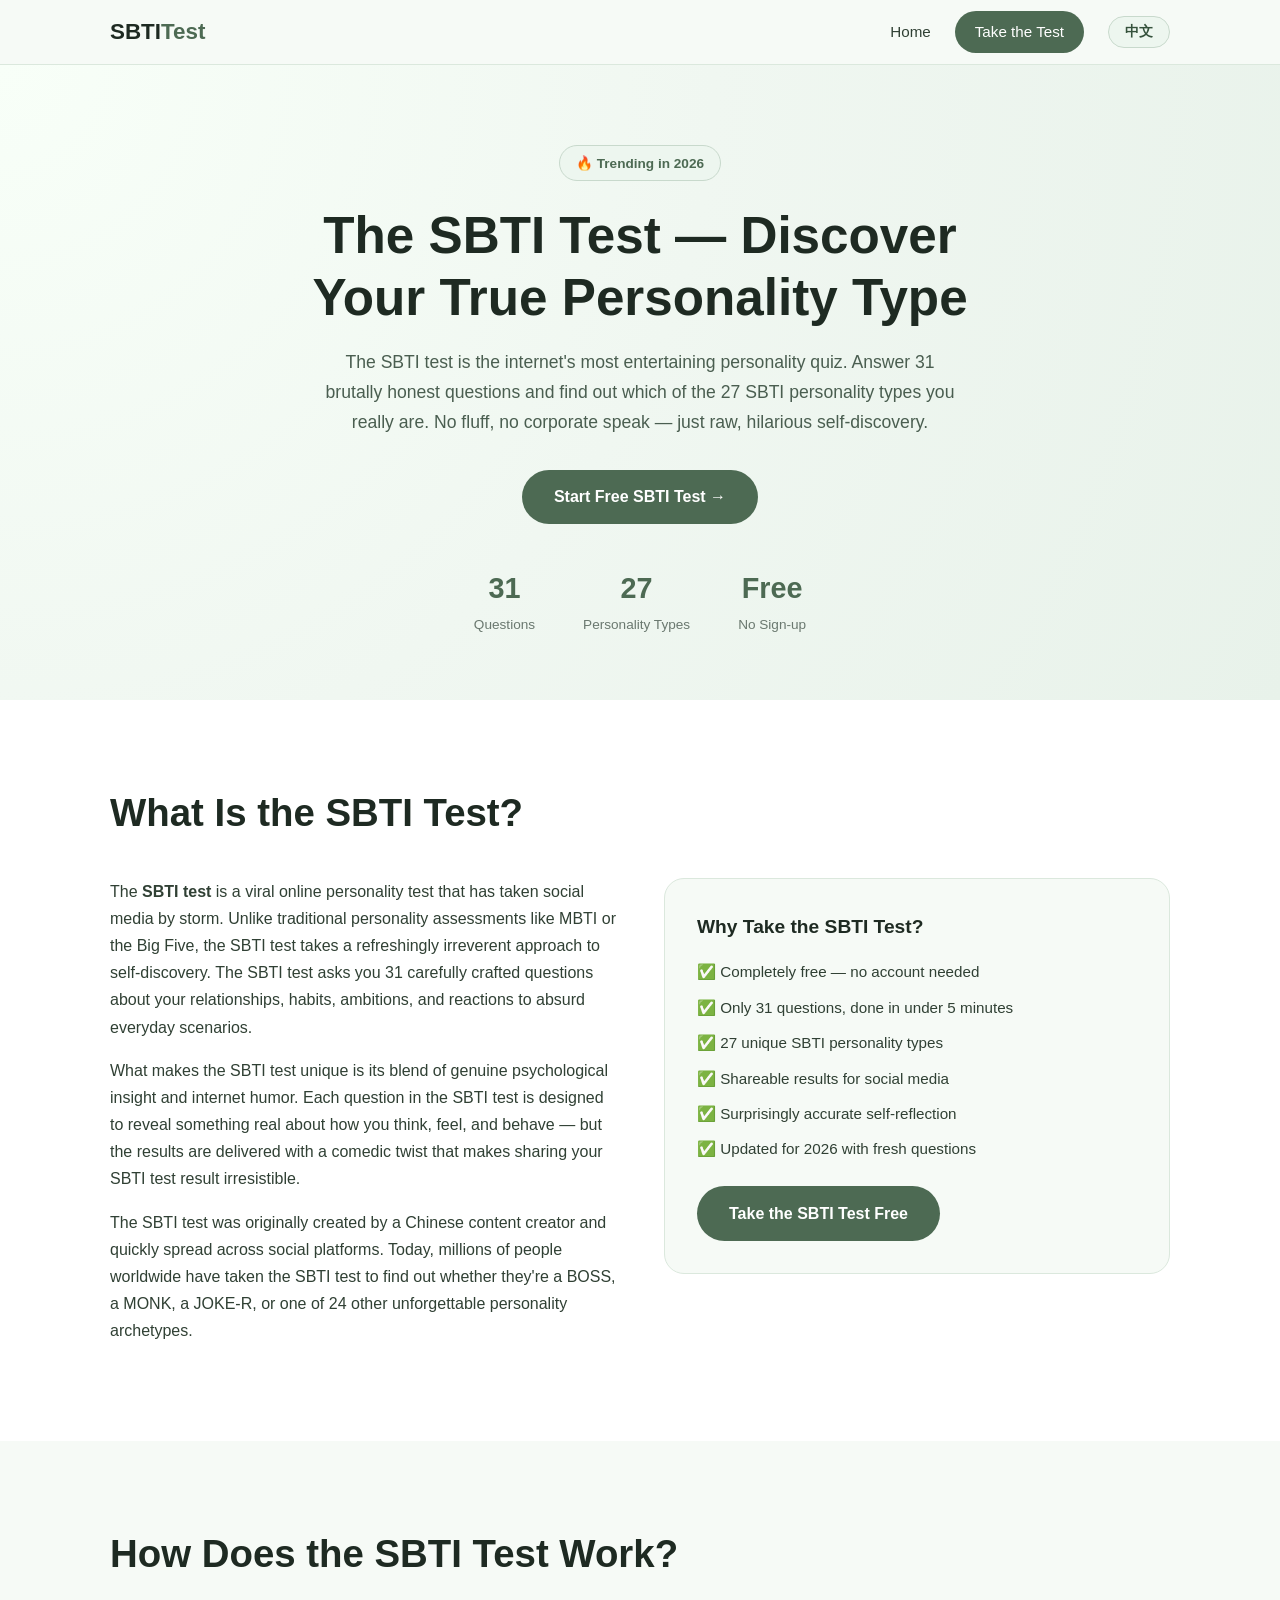
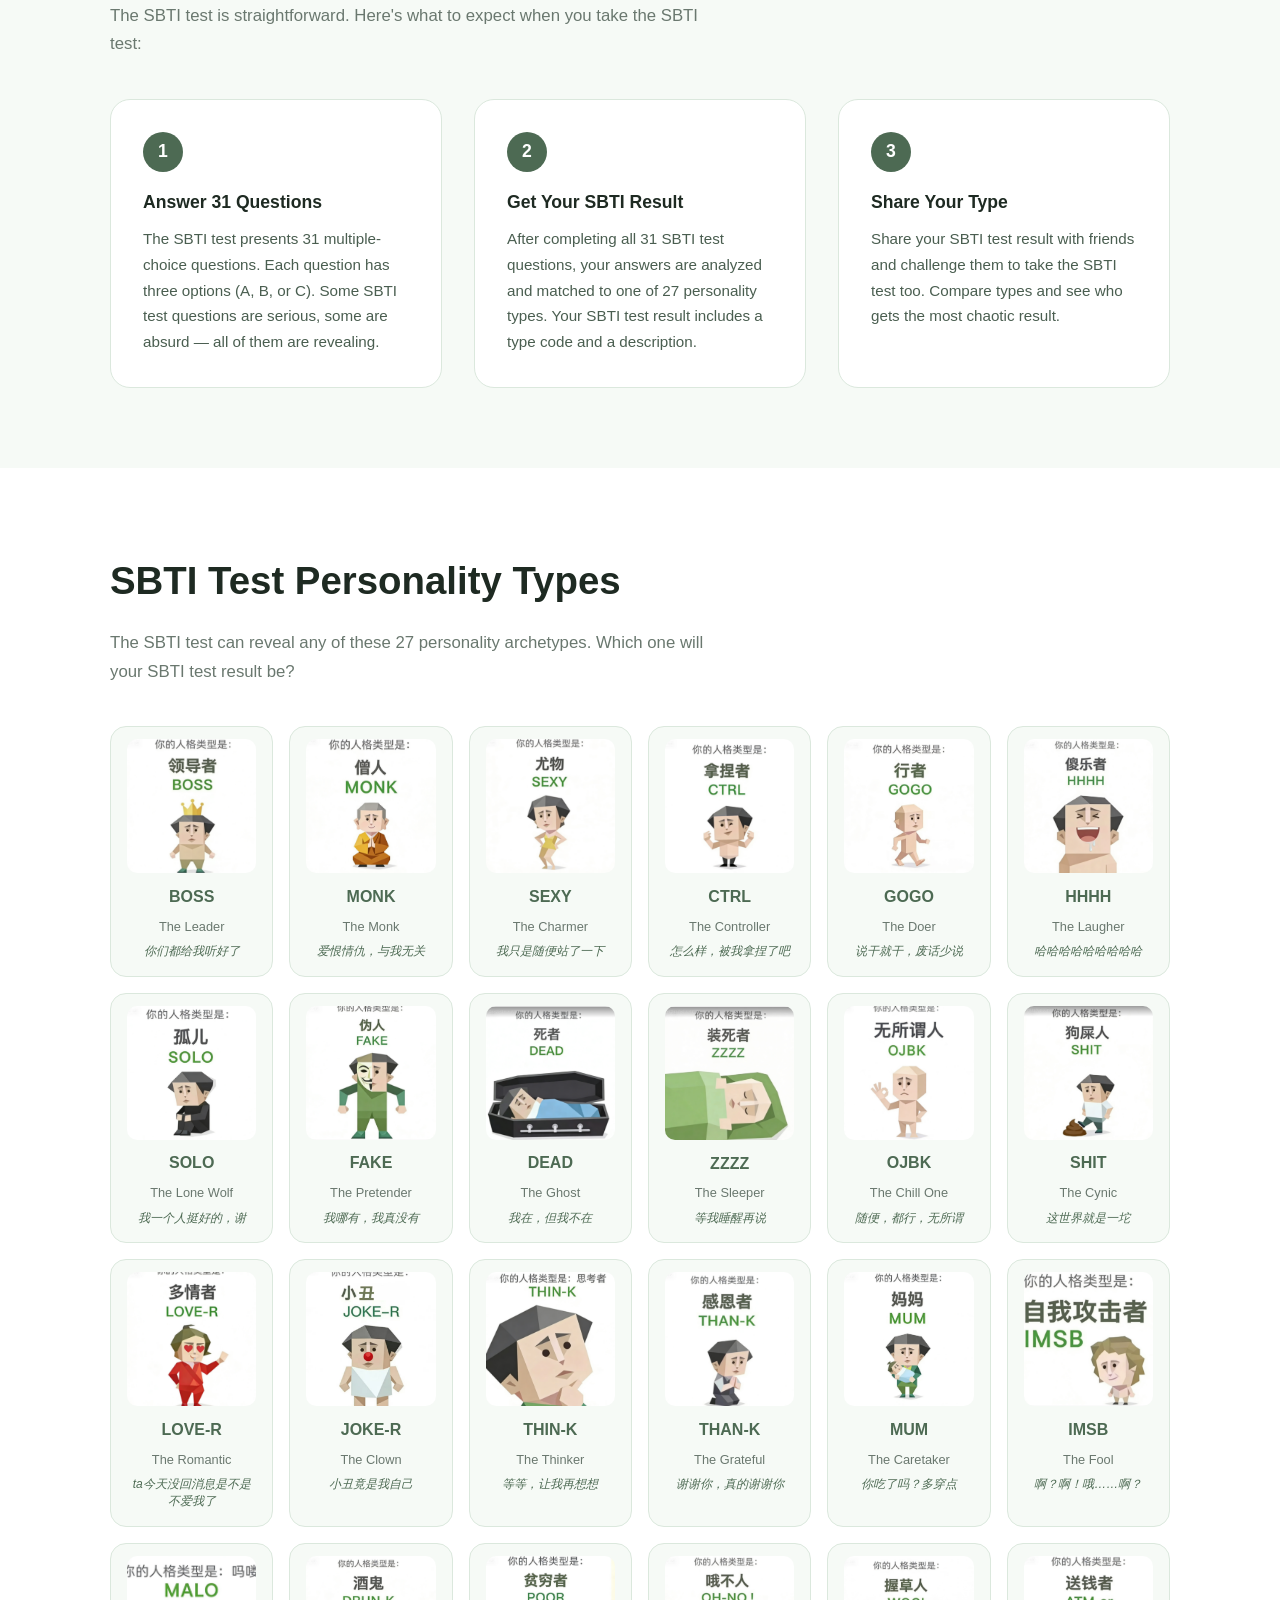
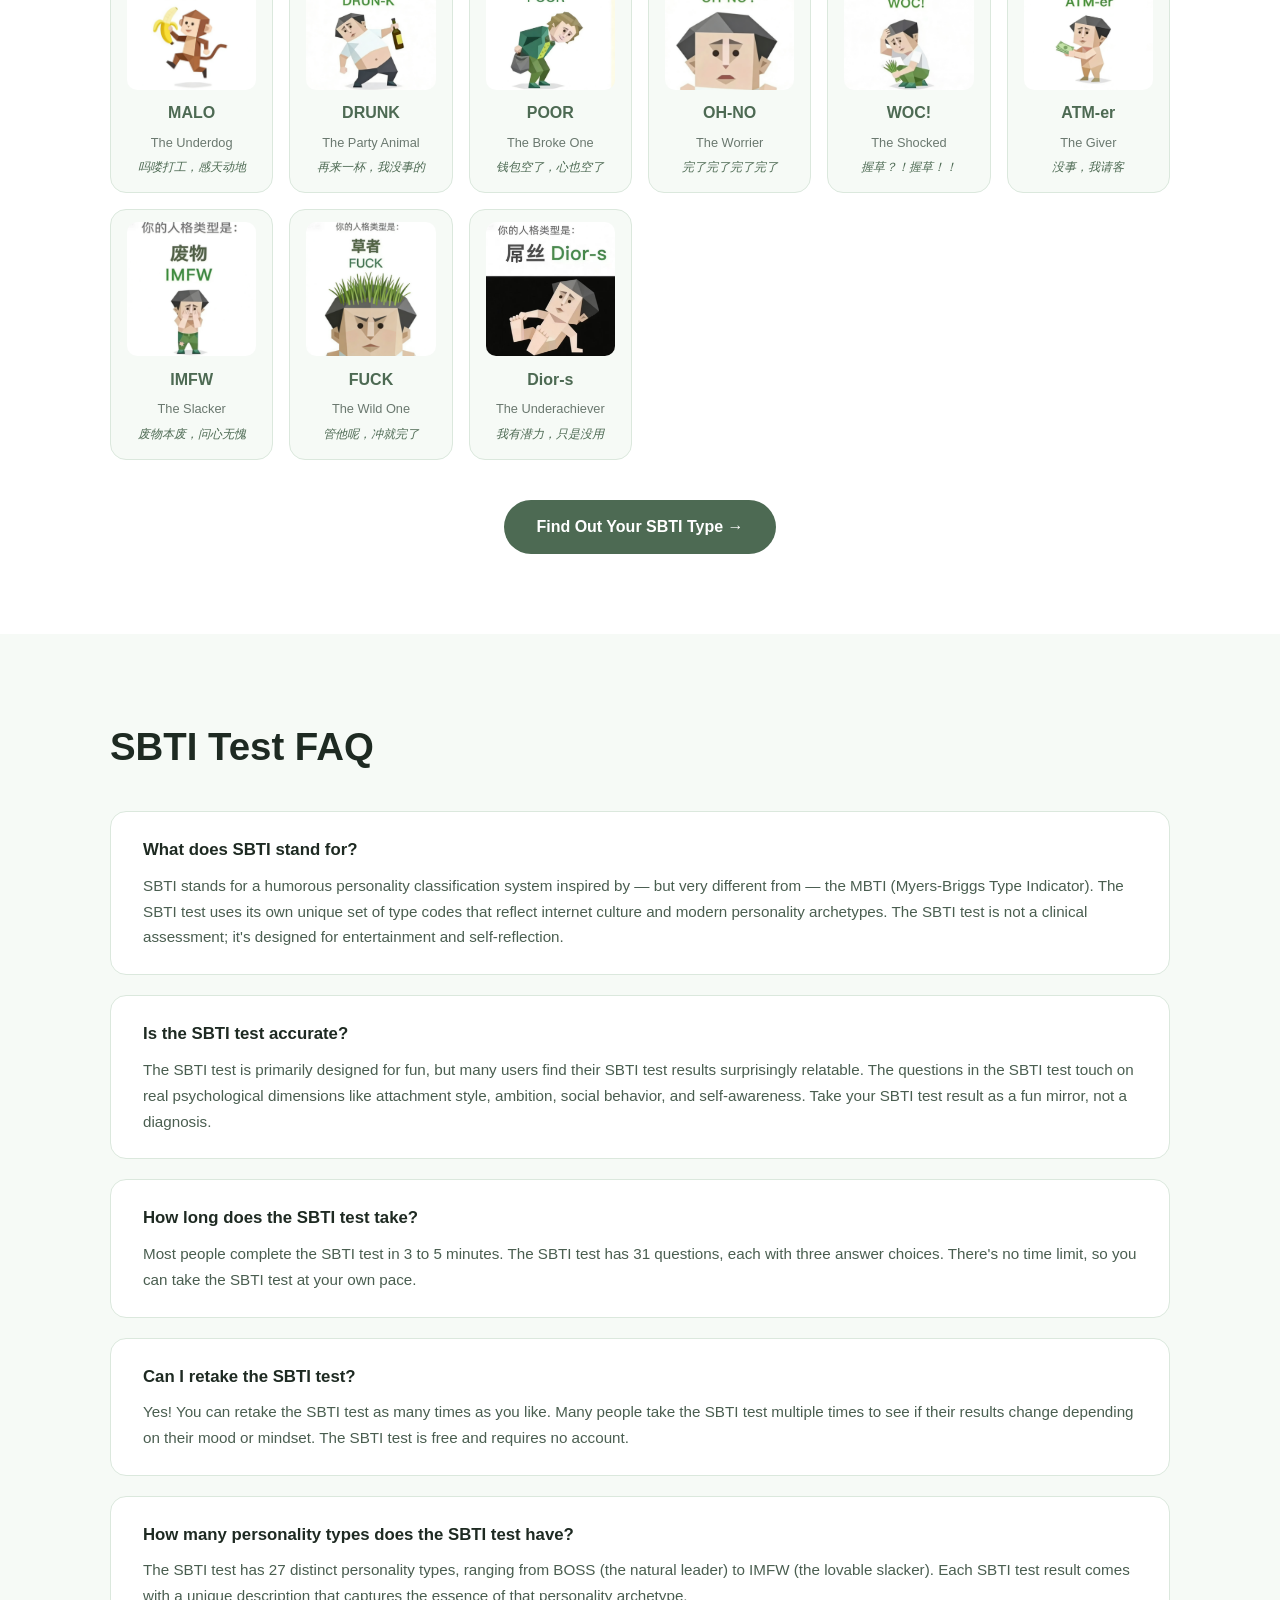
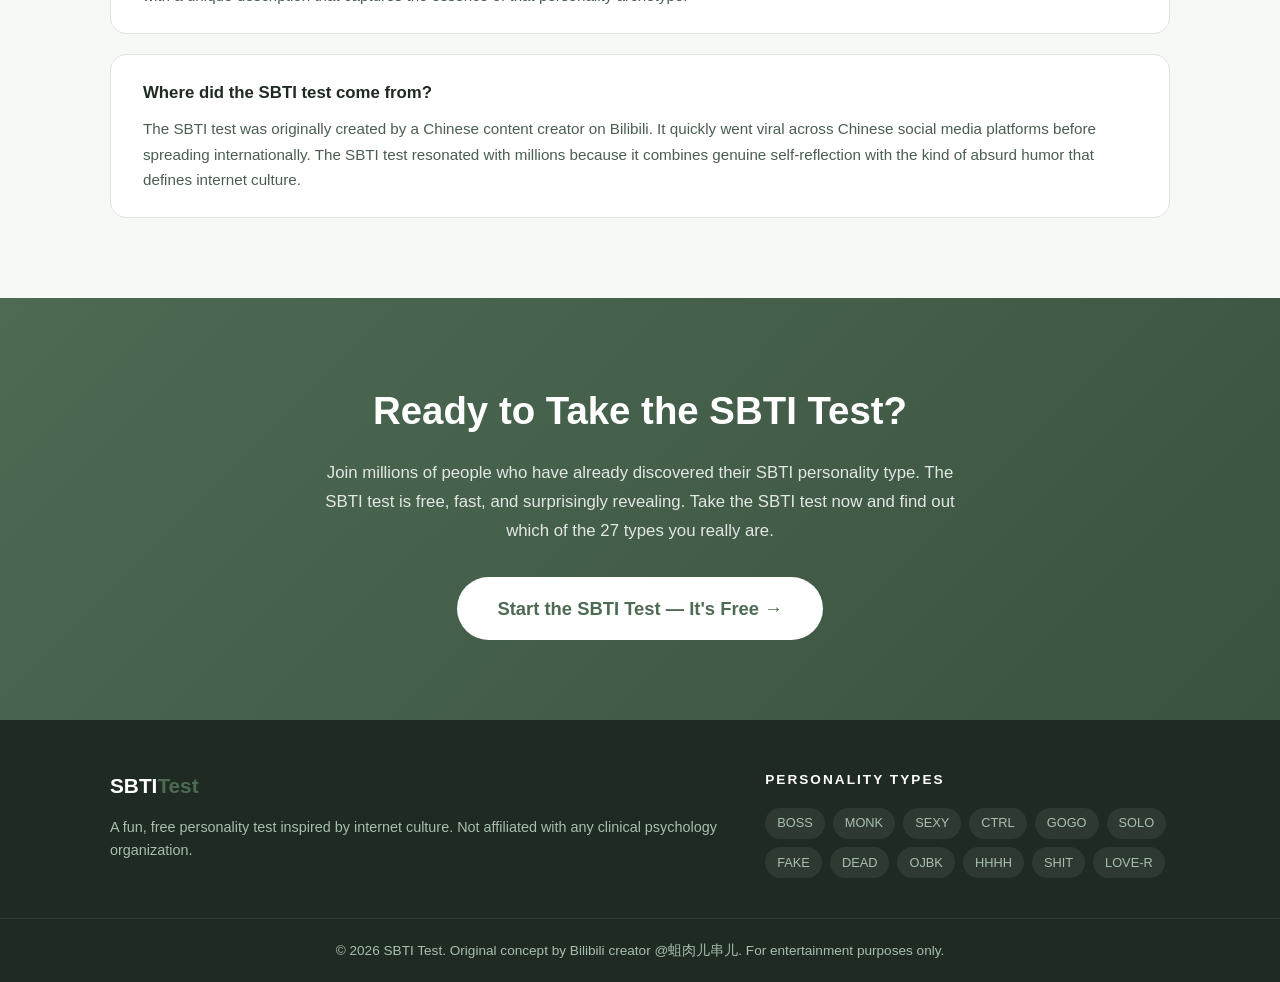
<file: index.html>
<!DOCTYPE html>
<html lang="en">
<head>
  <meta charset="UTF-8" />
  <meta name="viewport" content="width=device-width, initial-scale=1.0" />
  <title>SBTI Test – Free Online Personality Test | Discover Your SBTI Type</title>
  <meta name="description" content="Take the free SBTI test online and discover your unique personality type. The SBTI test is a fun, viral personality quiz with 31 questions and 27 hilarious result types. Start your SBTI test now!" />
  <meta name="keywords" content="sbti test, sbti personality test, sbti test online, free sbti test, sbti test results, sbti types" />
  <link rel="canonical" href="https://sbtitest.info/" />
  <meta property="og:title" content="SBTI Test – Free Online Personality Test" />
  <meta property="og:description" content="Take the free SBTI test and discover your personality type. 31 questions, 27 unique results." />
  <meta property="og:type" content="website" />
  <meta property="og:url" content="https://sbtitest.info/" />
  <meta name="twitter:card" content="summary_large_image" />
  <meta name="twitter:title" content="SBTI Test – Free Online Personality Test" />
  <meta name="twitter:description" content="Take the free SBTI test and discover your personality type. 31 questions, 27 unique results." />
  <script type="application/ld+json">
  {"@context":"https://schema.org","@type":"WebSite","name":"SBTI Test","url":"https://sbtitest.info/","description":"Free online SBTI personality test with 31 questions and 27 unique personality types."}
  </script>
  <link rel="stylesheet" href="style.css" />
  <!-- Google tag (gtag.js) -->
  <script async src="https://www.googletagmanager.com/gtag/js?id=G-P9F5HFGGMC"></script>
  <script>
    window.dataLayer = window.dataLayer || [];
    function gtag(){dataLayer.push(arguments);}
    gtag('js', new Date());
    gtag('config', 'G-P9F5HFGGMC');
  </script>
</head>
<body>
  <header class="site-header">
    <div class="container header-inner">
      <a href="index.html" class="logo">SBTI<span>Test</span></a>
      <nav class="nav">
        <a href="index.html" data-i18n="nav_home">Home</a>
        <a href="test.html" class="btn-nav" data-i18n="nav_test">Take the Test</a>
        <button class="btn-lang" id="langBtn" onclick="toggleLang()">中文</button>
      </nav>
    </div>
  </header>

  <section class="hero">
    <div class="container hero-inner">
      <div class="hero-badge" data-i18n="hero_badge">🔥 Trending in 2026</div>
      <h1 data-i18n="hero_h1">The SBTI Test — Discover Your True Personality Type</h1>
      <p class="hero-sub" data-i18n="hero_sub">The SBTI test is the internet's most entertaining personality quiz. Answer 31 brutally honest questions and find out which of the 27 SBTI personality types you really are.</p>
      <a href="test.html" class="btn-primary" data-i18n="hero_cta">Start Free SBTI Test →</a>
      <div class="hero-stats">
        <div class="stat"><strong>31</strong><span data-i18n="stat_q">Questions</span></div>
        <div class="stat"><strong>27</strong><span data-i18n="stat_t">Personality Types</span></div>
        <div class="stat"><strong>Free</strong><span data-i18n="stat_f">No Sign-up</span></div>
      </div>
    </div>
  </section>

  <section class="section-what">
    <div class="container">
      <h2 data-i18n="what_h2">What Is the SBTI Test?</h2>
      <div class="what-grid">
        <div class="what-text">
          <p data-i18n="what_p1" data-i18n-html>The <strong>SBTI test</strong> is a viral online personality test...</p>
          <p data-i18n="what_p2">What makes the SBTI test unique...</p>
          <p data-i18n="what_p3">The SBTI test was originally created...</p>
        </div>
        <div class="what-card">
          <h3 data-i18n="why_h3">Why Take the SBTI Test?</h3>
          <ul>
            <li data-i18n="why_1">✅ Completely free — no account needed</li>
            <li data-i18n="why_2">✅ Only 31 questions, done in under 5 minutes</li>
            <li data-i18n="why_3">✅ 27 unique SBTI personality types</li>
            <li data-i18n="why_4">✅ Shareable results for social media</li>
            <li data-i18n="why_5">✅ Surprisingly accurate self-reflection</li>
            <li data-i18n="why_6">✅ Updated for 2026 with fresh questions</li>
          </ul>
          <a href="test.html" class="btn-primary" style="margin-top:1.5rem;display:inline-block;" data-i18n="why_cta">Take the SBTI Test Free</a>
        </div>
      </div>
    </div>
  </section>

  <section class="section-how">
    <div class="container">
      <h2 data-i18n="how_h2">How Does the SBTI Test Work?</h2>
      <p class="section-sub" data-i18n="how_sub">The SBTI test is straightforward. Here's what to expect:</p>
      <div class="steps">
        <div class="step">
          <div class="step-num">1</div>
          <h3 data-i18n="step1_h">Answer 31 Questions</h3>
          <p data-i18n="step1_p">The SBTI test presents 31 multiple-choice questions...</p>
        </div>
        <div class="step">
          <div class="step-num">2</div>
          <h3 data-i18n="step2_h">Get Your SBTI Result</h3>
          <p data-i18n="step2_p">After completing all 31 SBTI test questions...</p>
        </div>
        <div class="step">
          <div class="step-num">3</div>
          <h3 data-i18n="step3_h">Share Your Type</h3>
          <p data-i18n="step3_p">Share your SBTI test result with friends...</p>
        </div>
      </div>
    </div>
  </section>

  <section class="section-types">
    <div class="container">
      <h2 data-i18n="types_h2">SBTI Test Personality Types</h2>
      <p class="section-sub" data-i18n="types_sub">The SBTI test can reveal any of these 27 personality archetypes.</p>
      <div class="types-grid" id="typesGrid"></div>
      <div style="text-align:center;margin-top:2.5rem;">
        <a href="test.html" class="btn-primary" data-i18n="types_cta">Find Out Your SBTI Type →</a>
      </div>
    </div>
  </section>

  <section class="section-faq">
    <div class="container">
      <h2 data-i18n="faq_h2">SBTI Test FAQ</h2>
      <div class="faq-list">
        <div class="faq-item">
          <h3 data-i18n="faq_q1">What does SBTI stand for?</h3>
          <p data-i18n="faq_a1">SBTI stands for a humorous personality classification system...</p>
        </div>
        <div class="faq-item">
          <h3 data-i18n="faq_q2">Is the SBTI test accurate?</h3>
          <p data-i18n="faq_a2">The SBTI test is primarily designed for fun...</p>
        </div>
        <div class="faq-item">
          <h3 data-i18n="faq_q3">How long does the SBTI test take?</h3>
          <p data-i18n="faq_a3">Most people complete the SBTI test in 3 to 5 minutes...</p>
        </div>
        <div class="faq-item">
          <h3 data-i18n="faq_q4">Can I retake the SBTI test?</h3>
          <p data-i18n="faq_a4">Yes! You can retake the SBTI test as many times as you like...</p>
        </div>
        <div class="faq-item">
          <h3 data-i18n="faq_q5">How many personality types does the SBTI test have?</h3>
          <p data-i18n="faq_a5">The SBTI test has 27 distinct personality types...</p>
        </div>
        <div class="faq-item">
          <h3 data-i18n="faq_q6">Where did the SBTI test come from?</h3>
          <p data-i18n="faq_a6">The SBTI test was originally created by a Chinese content creator...</p>
        </div>
      </div>
    </div>
  </section>

  <section class="section-cta">
    <div class="container cta-inner">
      <h2 data-i18n="cta_h2">Ready to Take the SBTI Test?</h2>
      <p data-i18n="cta_p">Join millions of people who have already discovered their SBTI personality type.</p>
      <a href="test.html" class="btn-primary btn-large" data-i18n="cta_btn">Start the SBTI Test — It's Free →</a>
    </div>
  </section>

  <footer class="site-footer">
    <div class="container footer-inner">
      <div class="footer-brand">
        <span class="logo">SBTI<span>Test</span></span>
        <p data-i18n="footer_tag">A fun, free personality test inspired by internet culture.</p>
      </div>
      <div class="footer-links">
        <h4 data-i18n="footer_types_h">Personality Types</h4>
        <div class="footer-types">
          <a href="test.html">BOSS</a><a href="test.html">MONK</a><a href="test.html">SEXY</a>
          <a href="test.html">CTRL</a><a href="test.html">GOGO</a><a href="test.html">SOLO</a>
          <a href="test.html">FAKE</a><a href="test.html">DEAD</a><a href="test.html">OJBK</a>
          <a href="test.html">HHHH</a><a href="test.html">SHIT</a><a href="test.html">LOVE-R</a>
        </div>
      </div>
    </div>
    <div class="footer-bottom">
      <p data-i18n="footer_copy">© 2026 SBTI Test. Original concept by Bilibili creator @蛆肉儿串儿. For entertainment purposes only.</p>
    </div>
  </footer>

  <script src="i18n.js"></script>
  <script>
    const TYPE_DATA = [
      { key:'BOSS',  ext:'png', zh:'领导者',    en:'The Leader',       tagline:'你们都给我听好了' },
      { key:'MONK',  ext:'png', zh:'僧人',      en:'The Monk',         tagline:'爱恨情仇，与我无关' },
      { key:'SEXY',  ext:'png', zh:'尤物',      en:'The Charmer',      tagline:'我只是随便站了一下' },
      { key:'CTRL',  ext:'png', zh:'拿捏者',    en:'The Controller',   tagline:'怎么样，被我拿捏了吧' },
      { key:'GOGO',  ext:'png', zh:'行者',      en:'The Doer',         tagline:'说干就干，废话少说' },
      { key:'HHHH',  ext:'png', zh:'傻乐者',    en:'The Laugher',      tagline:'哈哈哈哈哈哈哈哈哈' },
      { key:'SOLO',  ext:'png', zh:'孤儿',      en:'The Lone Wolf',    tagline:'我一个人挺好的，谢' },
      { key:'FAKE',  ext:'png', zh:'伪人',      en:'The Pretender',    tagline:'我哪有，我真没有' },
      { key:'DEAD',  ext:'png', zh:'死者',      en:'The Ghost',        tagline:'我在，但我不在' },
      { key:'ZZZZ',  ext:'png', zh:'装死者',    en:'The Sleeper',      tagline:'等我睡醒再说' },
      { key:'OJBK',  ext:'png', zh:'无所谓人',  en:'The Chill One',    tagline:'随便，都行，无所谓' },
      { key:'SHIT',  ext:'png', zh:'愤世者',    en:'The Cynic',        tagline:'这世界就是一坨' },
      { key:'LOVE-R',ext:'png', zh:'多情者',    en:'The Romantic',     tagline:'ta今天没回消息是不是不爱我了' },
      { key:'JOKE-R',ext:'jpg', zh:'小丑',      en:'The Clown',        tagline:'小丑竟是我自己' },
      { key:'THIN-K',ext:'png', zh:'思考者',    en:'The Thinker',      tagline:'等等，让我再想想' },
      { key:'THAN-K',ext:'png', zh:'感恩者',    en:'The Grateful',     tagline:'谢谢你，真的谢谢你' },
      { key:'MUM',   ext:'png', zh:'妈妈',      en:'The Caretaker',    tagline:'你吃了吗？多穿点' },
      { key:'IMSB',  ext:'png', zh:'傻者',      en:'The Fool',         tagline:'啊？啊！哦……啊？' },
      { key:'MALO',  ext:'png', zh:'吗喽',      en:'The Underdog',     tagline:'吗喽打工，感天动地' },
      { key:'DRUNK', ext:'png', zh:'酒鬼',      en:'The Party Animal', tagline:'再来一杯，我没事的' },
      { key:'POOR',  ext:'png', zh:'贫困者',    en:'The Broke One',    tagline:'钱包空了，心也空了' },
      { key:'OH-NO', ext:'png', zh:'哦不人',    en:'The Worrier',      tagline:'完了完了完了完了' },
      { key:'WOC!',  ext:'png', zh:'握草人',    en:'The Shocked',      tagline:'握草？！握草！！' },
      { key:'ATM-er',ext:'png', zh:'送钱者',    en:'The Giver',        tagline:'没事，我请客' },
      { key:'IMFW',  ext:'png', zh:'废物',      en:'The Slacker',      tagline:'废物本废，问心无愧' },
      { key:'FUCK',  ext:'png', zh:'草者',      en:'The Wild One',     tagline:'管他呢，冲就完了' },
      { key:'Dior-s',ext:'jpg', zh:'屌丝',      en:'The Underachiever',tagline:'我有潜力，只是没用' },
    ];

    const TYPE_NAMES_ZH = Object.fromEntries(TYPE_DATA.map(t => [t.key, t.zh]));
    const TYPE_NAMES_EN = Object.fromEntries(TYPE_DATA.map(t => [t.key, t.en]));

    function renderTypeGrid() {
      const grid = document.getElementById('typesGrid');
      if (!grid) return;
      grid.innerHTML = TYPE_DATA.map(t => `
        <a href="test.html" class="type-card">
          <img src="static/${t.key}.${t.ext}" alt="${t.key}" class="type-img" onerror="this.style.display='none'">
          <span class="type-code">${t.key}</span>
          <span class="type-name">${currentLang === 'zh' ? t.zh : t.en}</span>
          <span class="type-tagline">${t.tagline}</span>
        </a>
      `).join('');
    }

    const _origToggle = toggleLang;
    window.toggleLang = function() {
      _origToggle();
      renderTypeGrid();
    };

    applyLang();
    renderTypeGrid();
  </script>
</body>
</html>
</file>
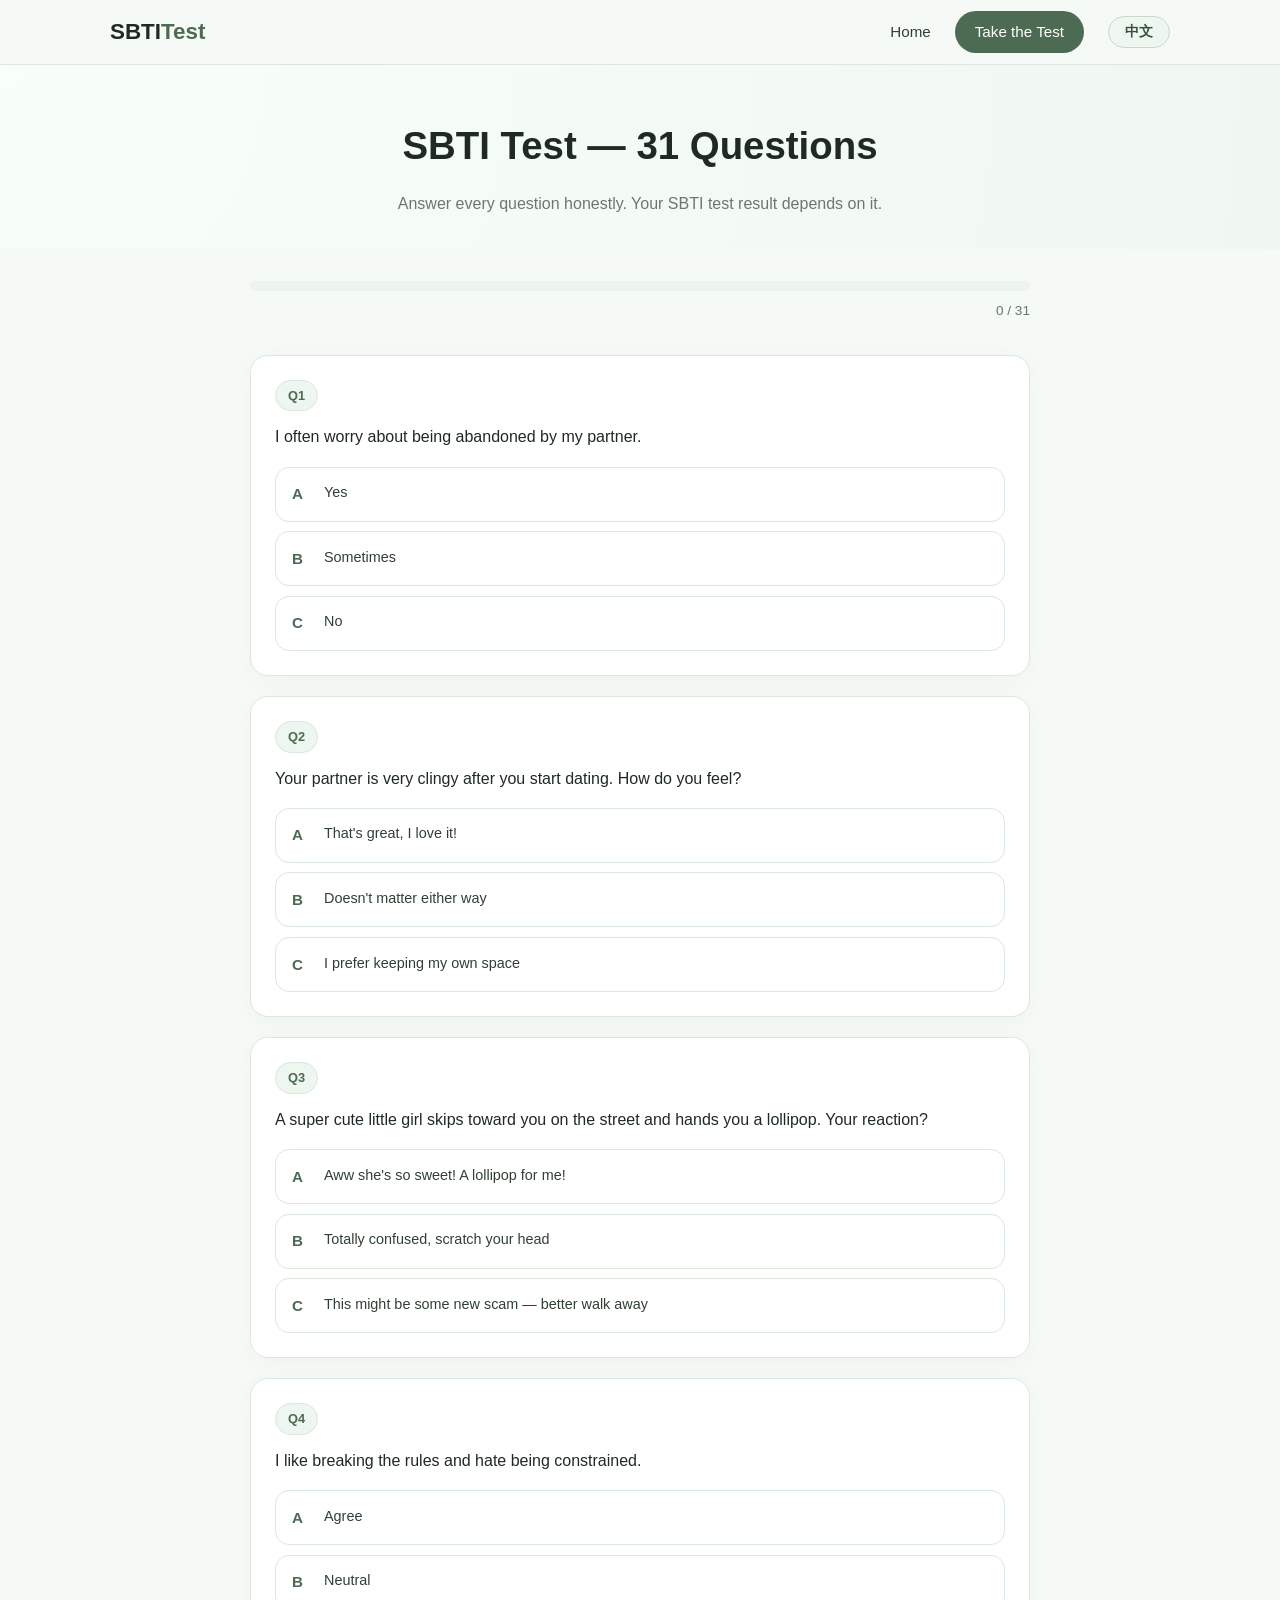
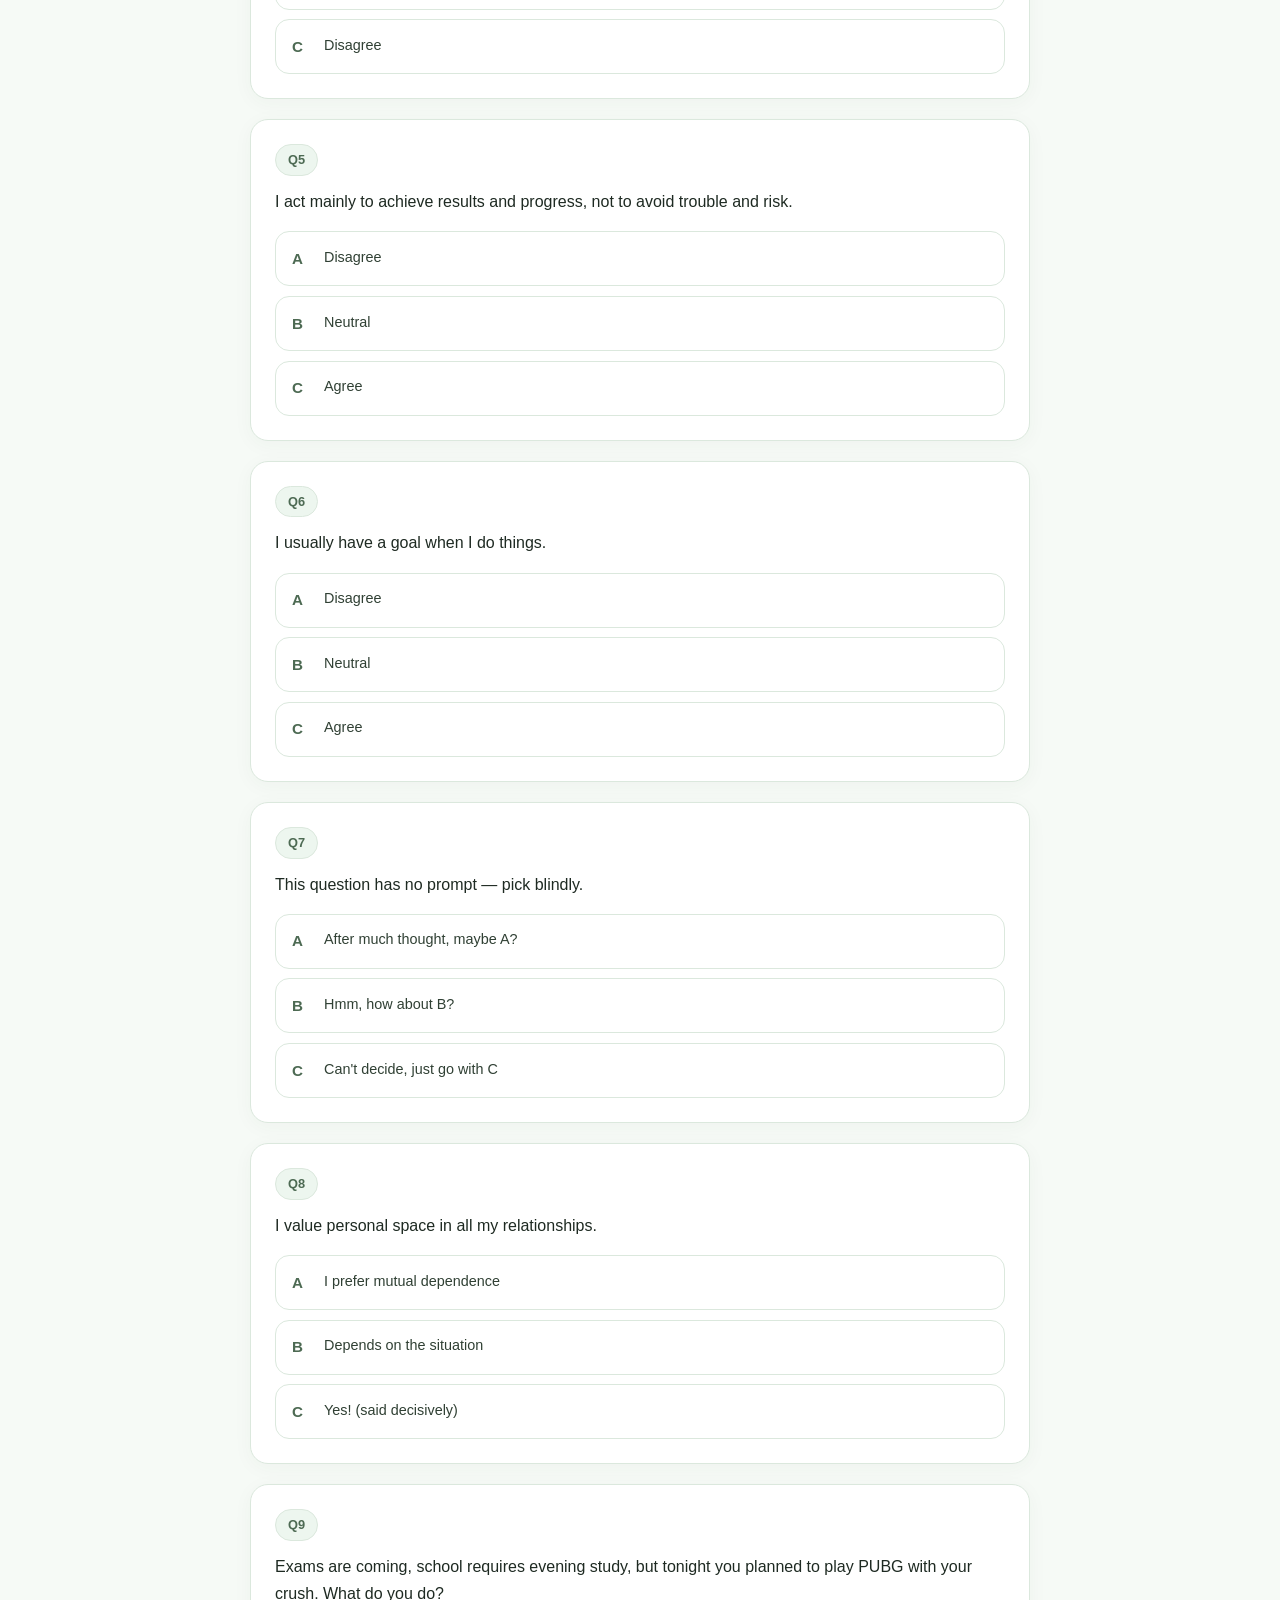
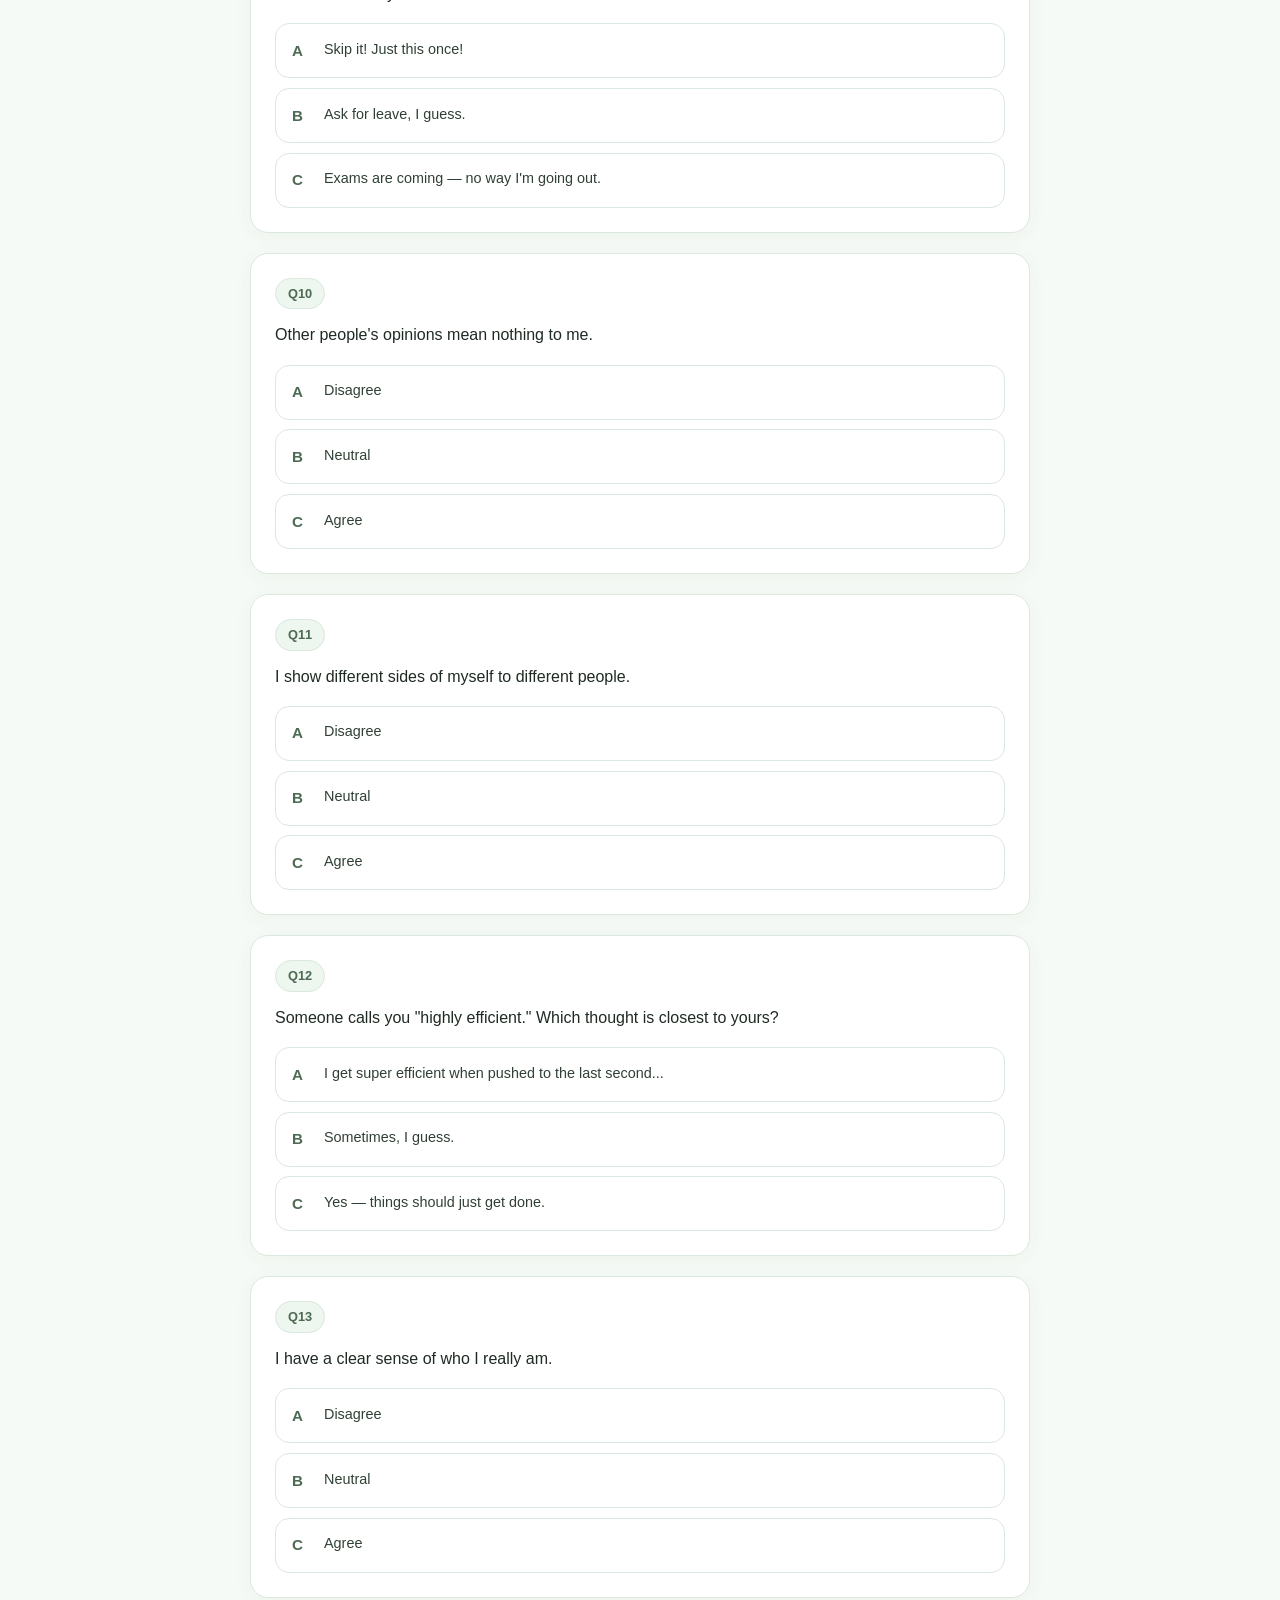
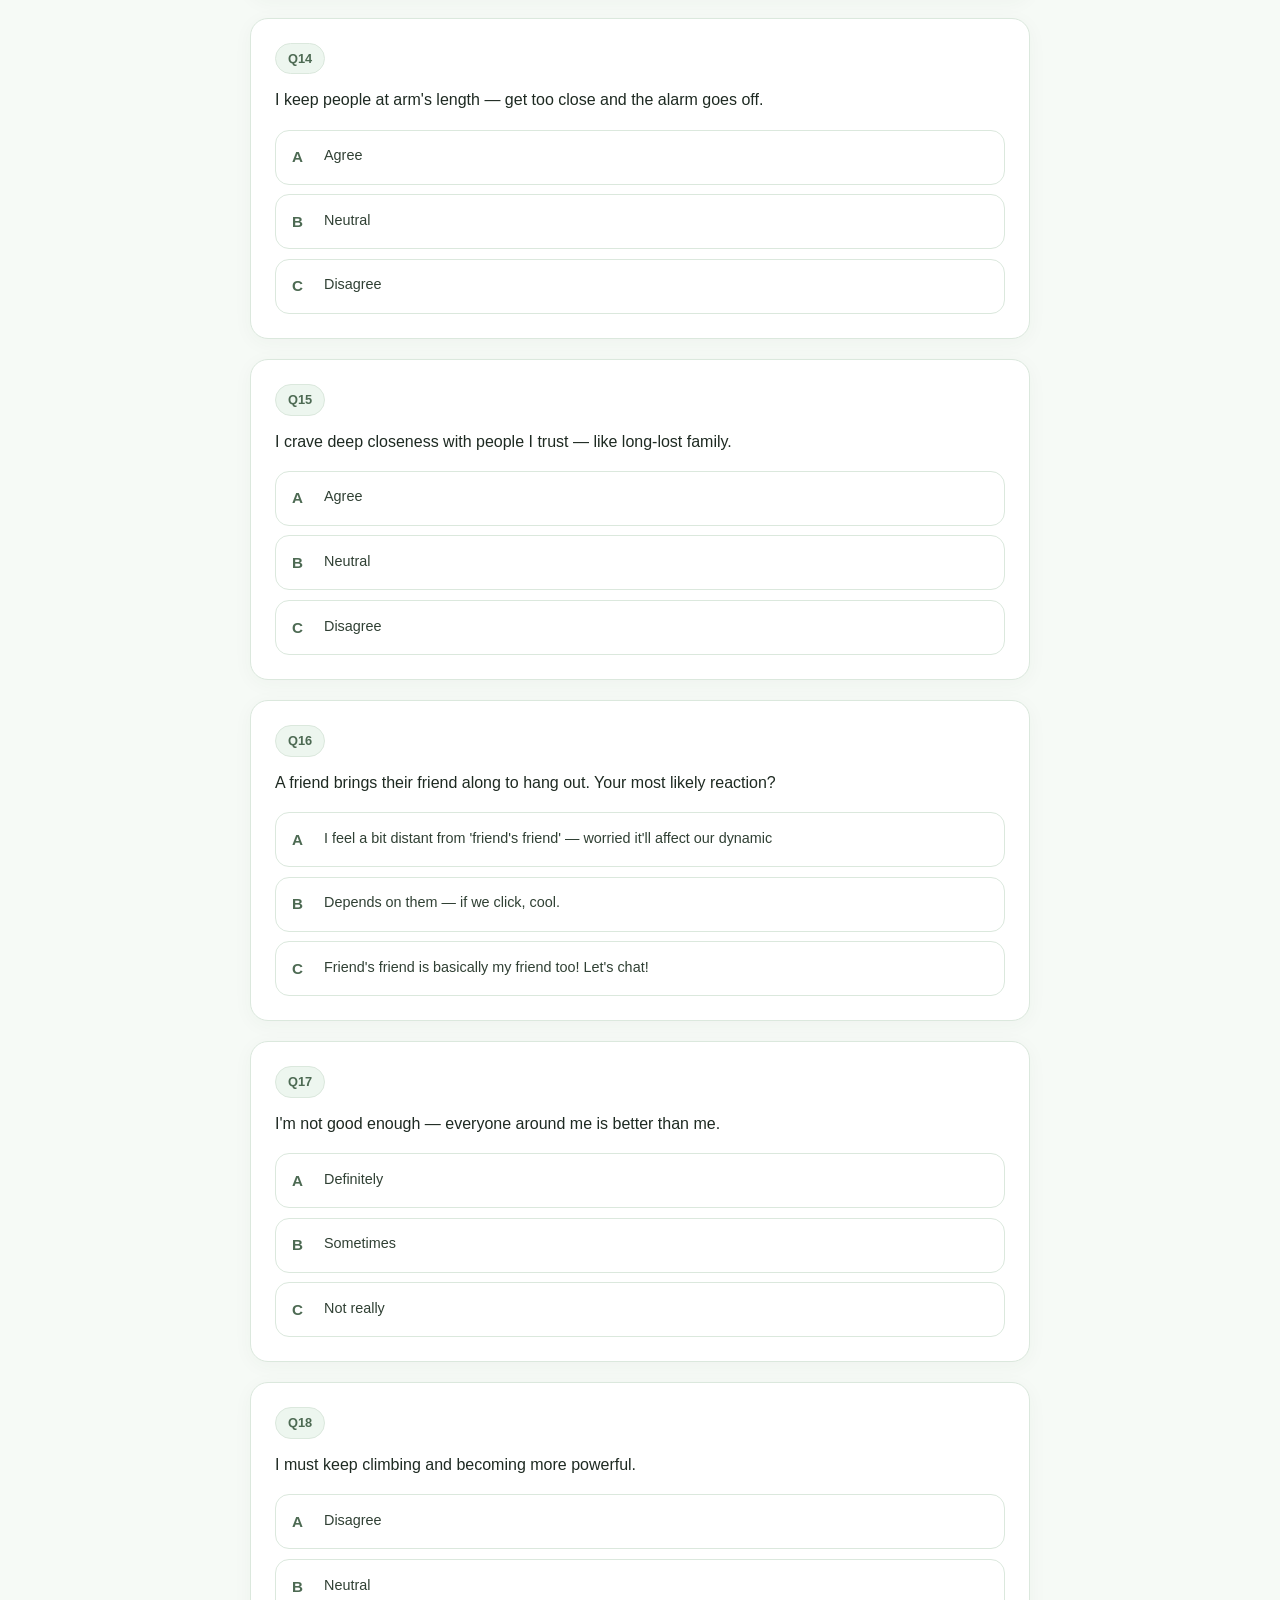
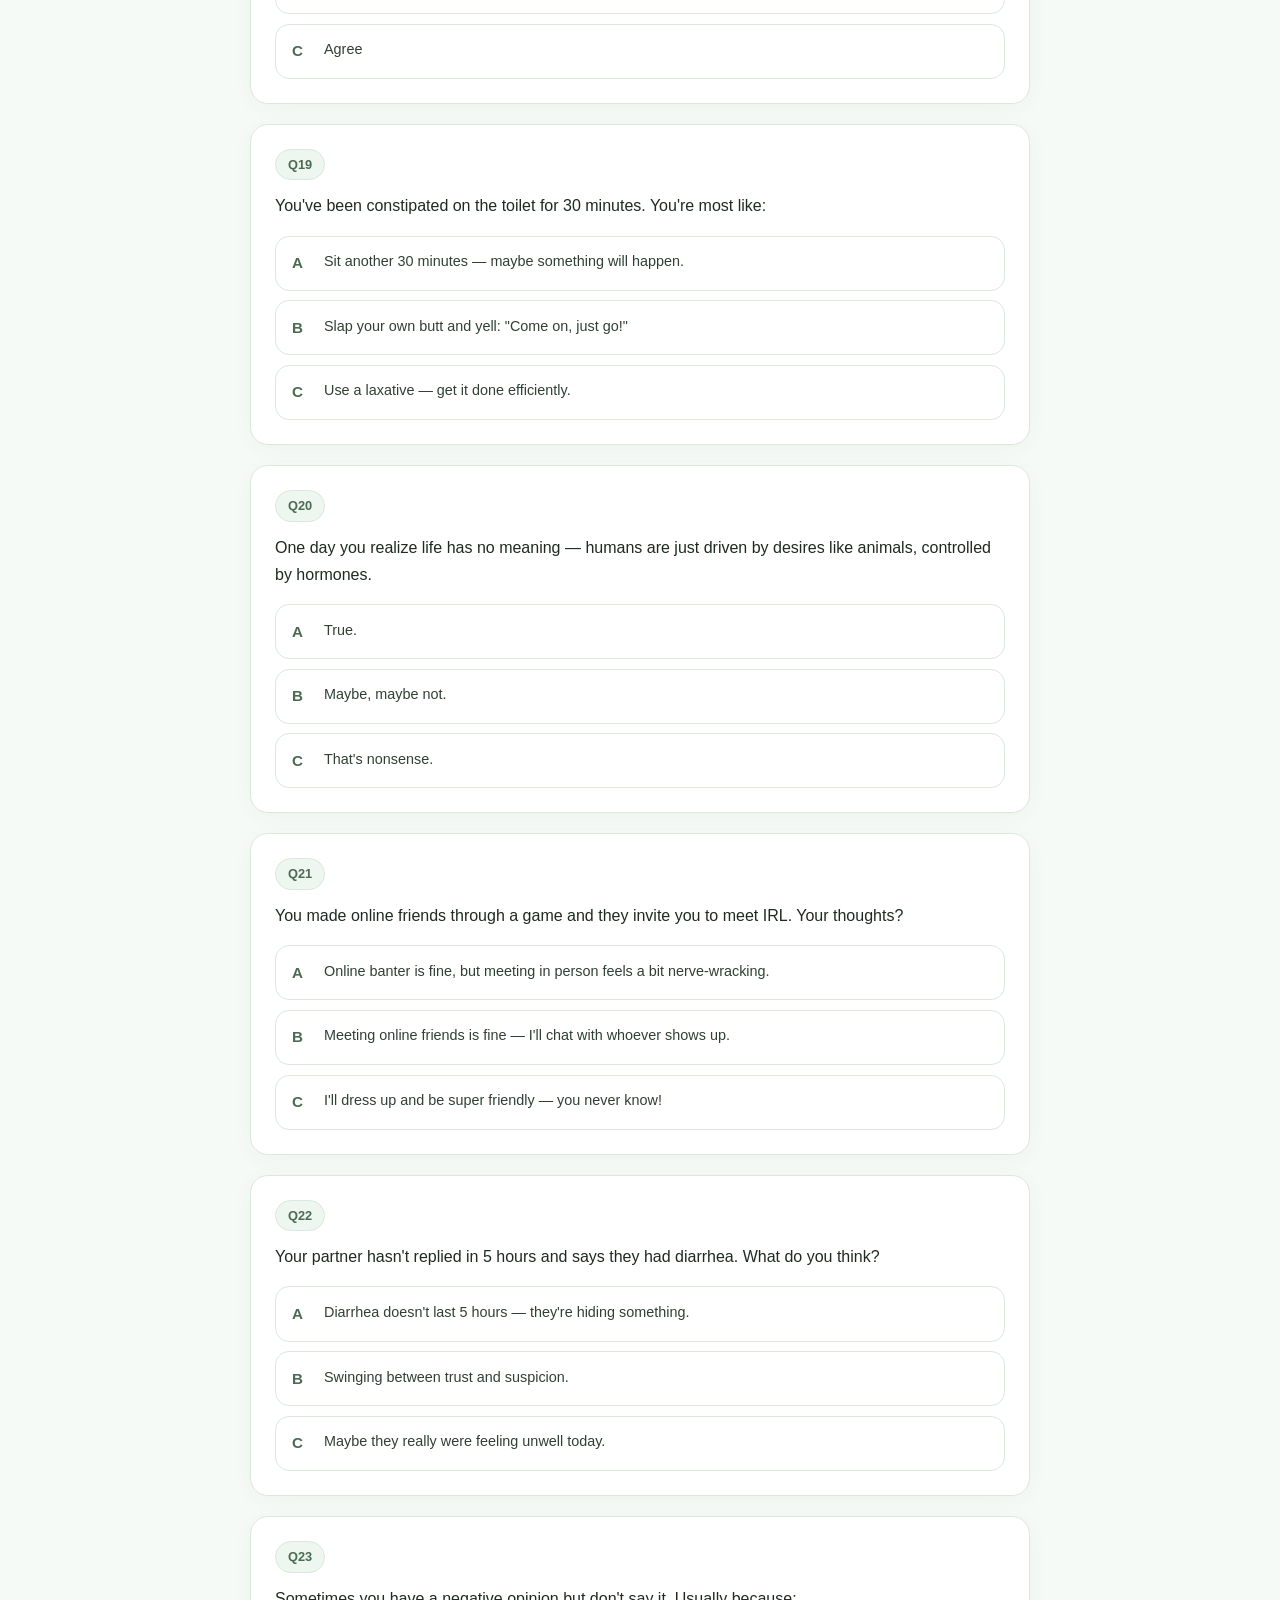
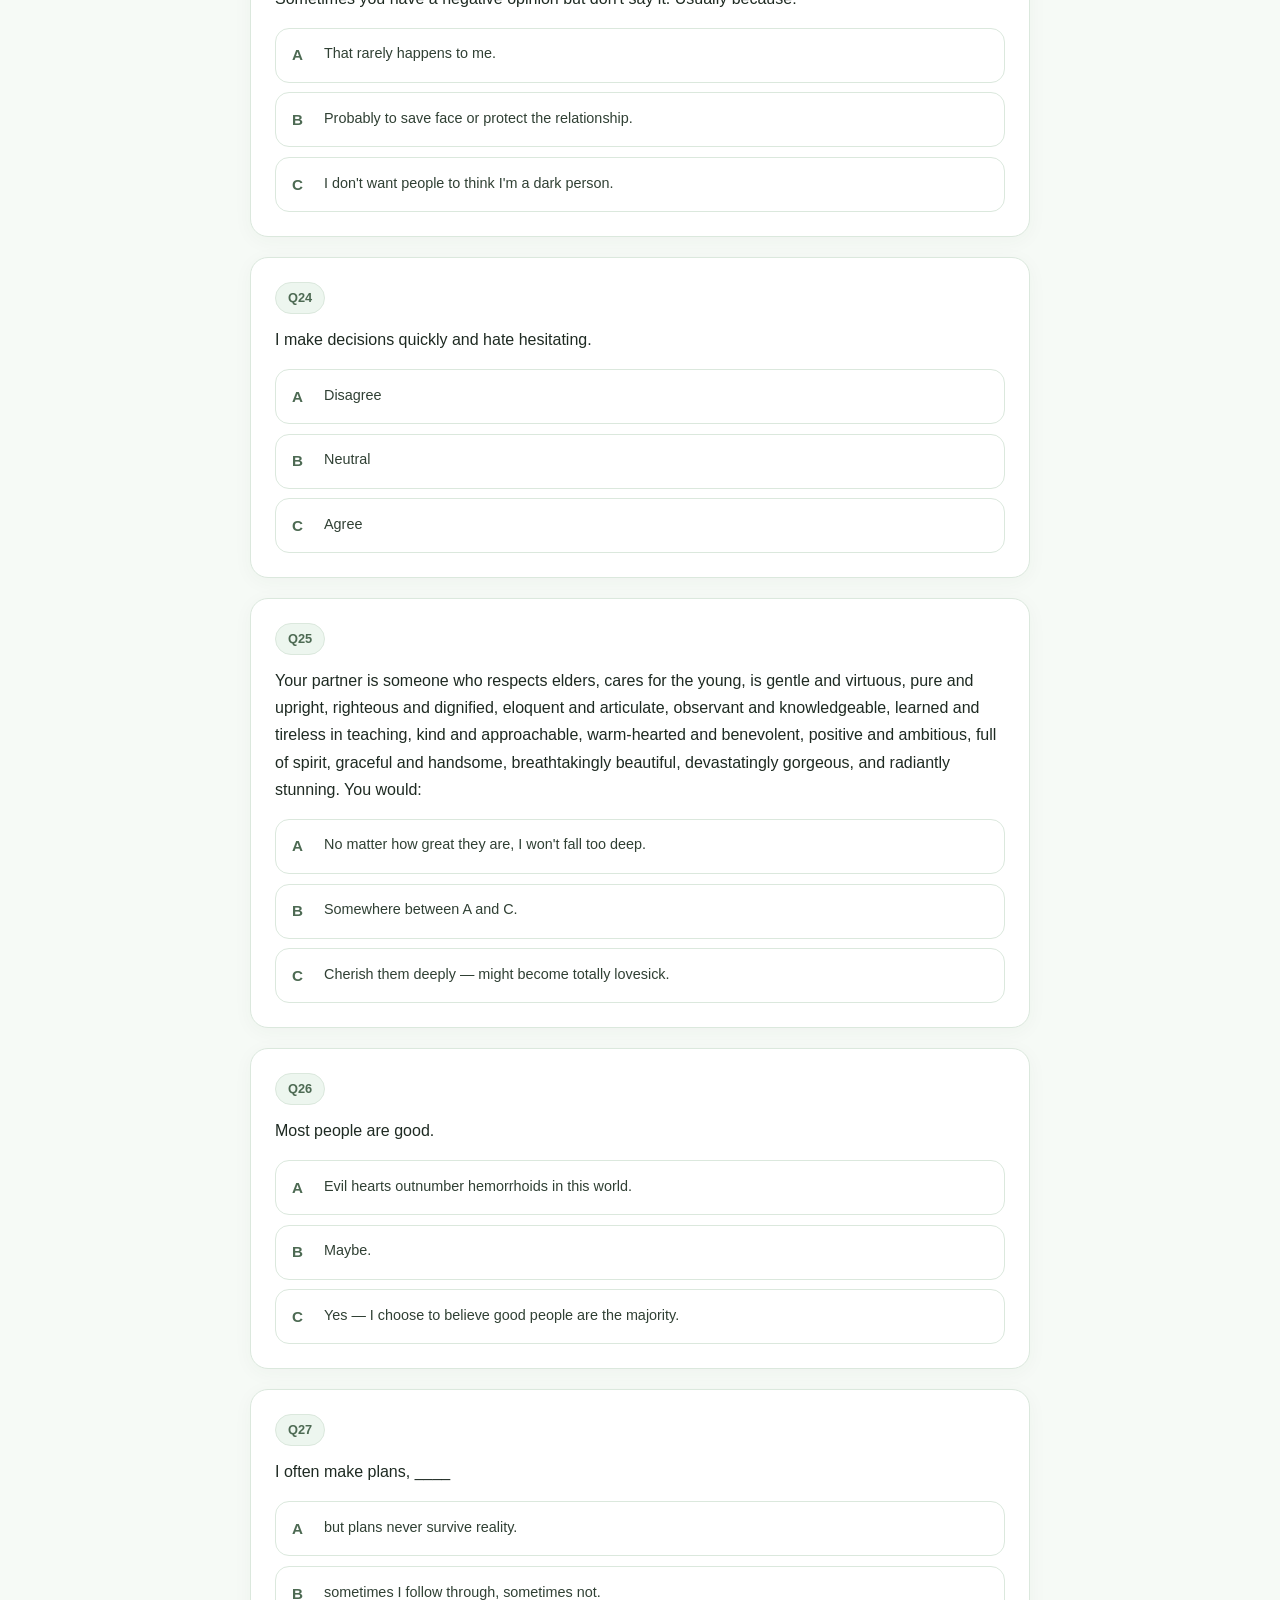
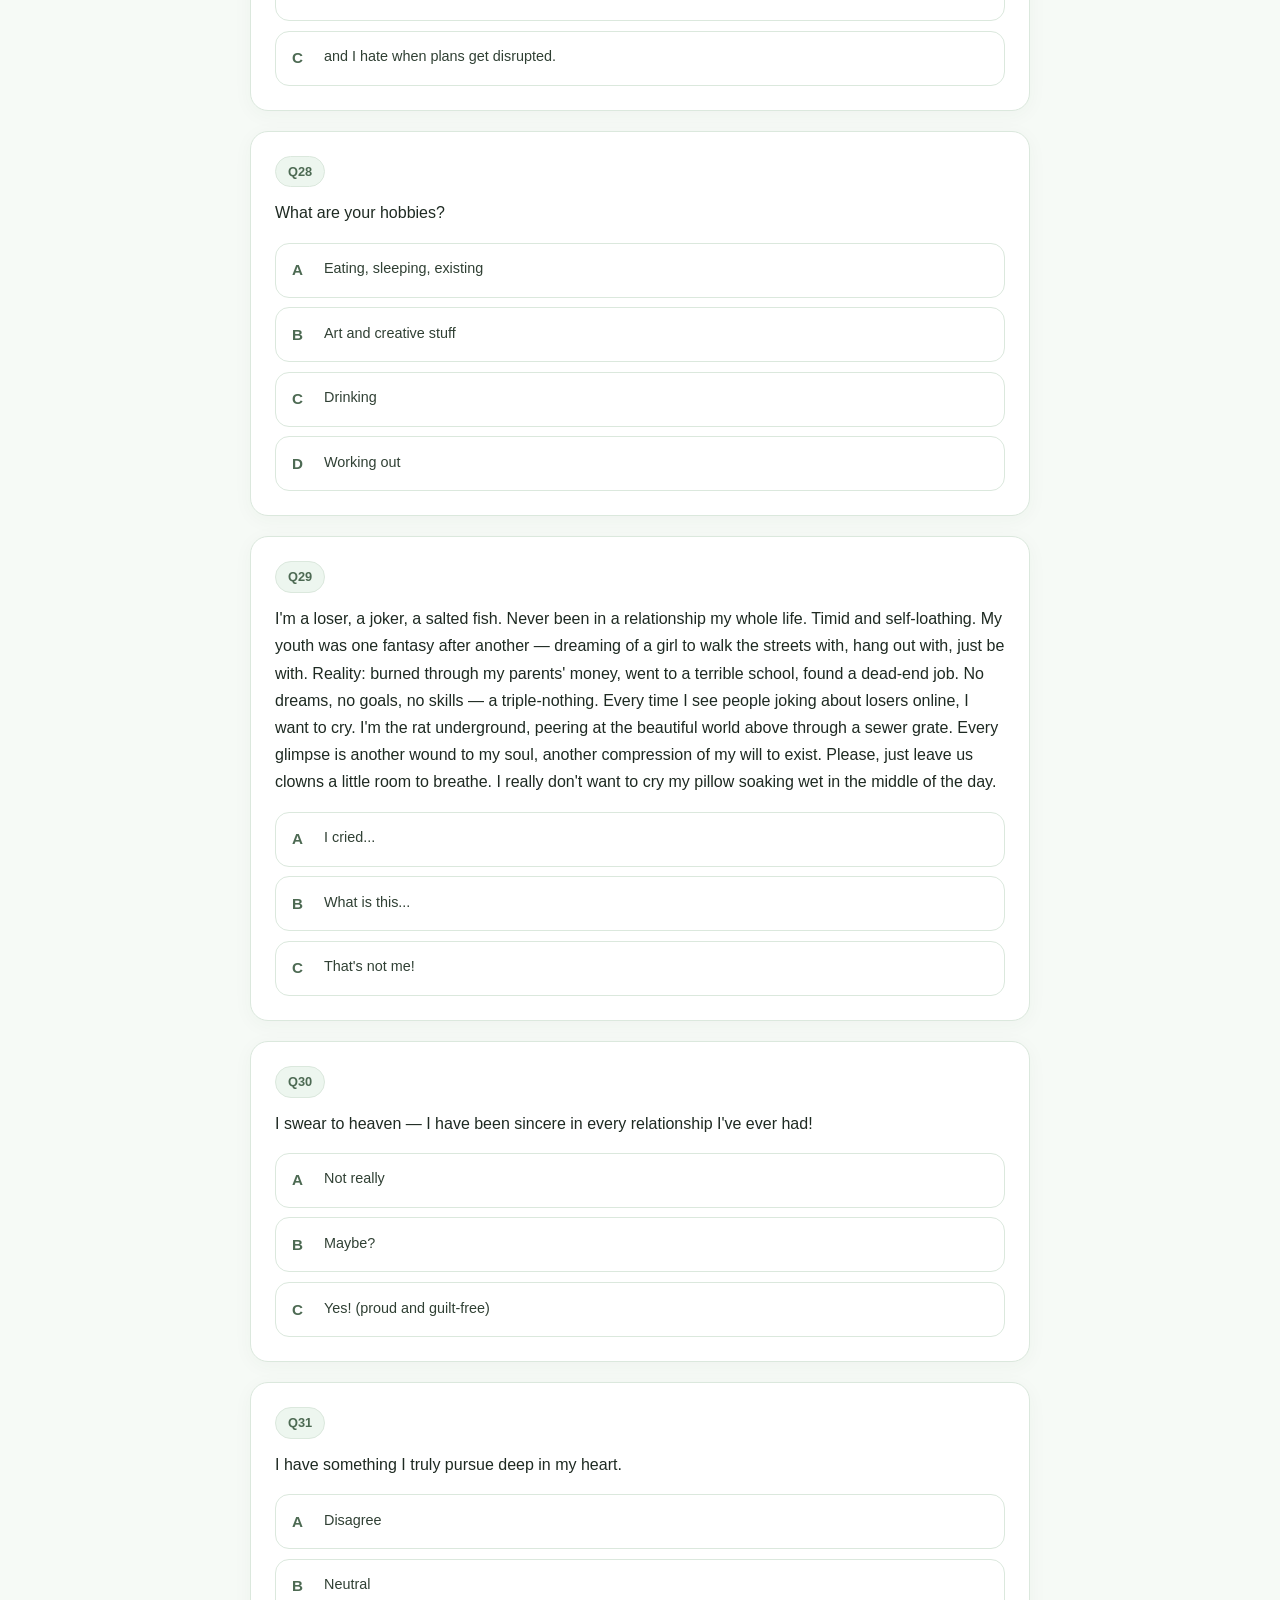
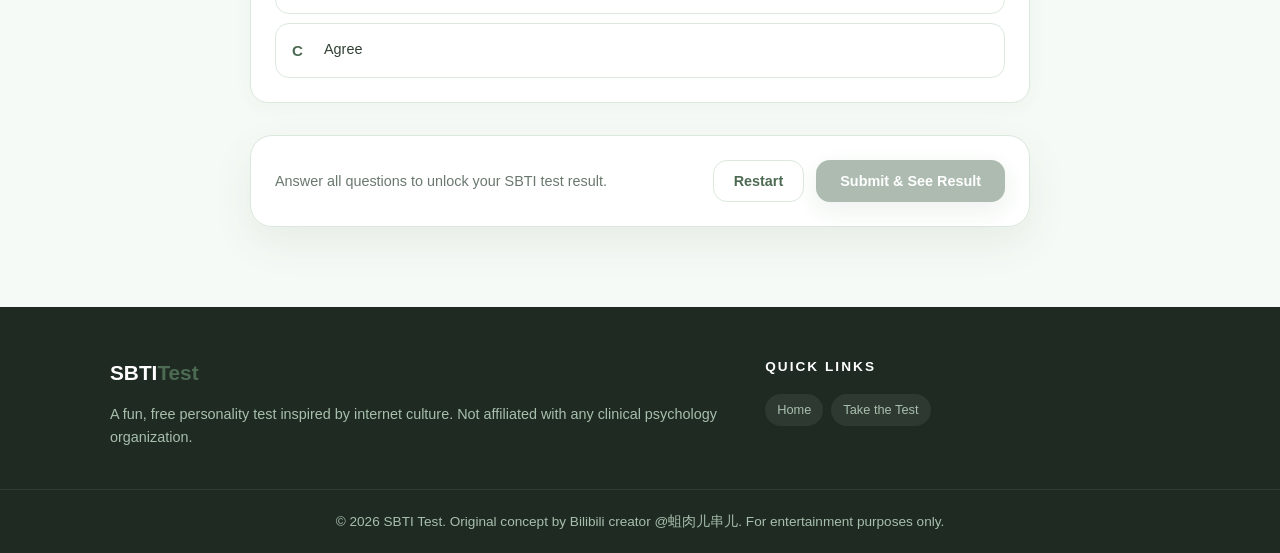
<file: test.html>
<!DOCTYPE html>
<html lang="en">
<head>
  <meta charset="UTF-8" />
  <meta name="viewport" content="width=device-width, initial-scale=1.0" />
  <title>SBTI Test – 31 Questions to Find Your Personality Type | Free</title>
  <meta name="description" content="Take the free SBTI test now. Answer 31 questions and instantly discover your SBTI personality type. No sign-up required." />
  <meta name="keywords" content="sbti test, take sbti test, sbti test questions, sbti test free, sbti personality test online" />
  <link rel="canonical" href="https://sbtitest.info/test.html" />
  <meta property="og:title" content="SBTI Test – 31 Questions to Find Your Personality Type" />
  <meta property="og:description" content="Take the free SBTI test now. 31 questions, instant results, 27 personality types." />
  <meta property="og:type" content="website" />
  <link rel="stylesheet" href="style.css" />
  <!-- Google tag (gtag.js) -->
  <script async src="https://www.googletagmanager.com/gtag/js?id=G-P9F5HFGGMC"></script>
  <script>
    window.dataLayer = window.dataLayer || [];
    function gtag(){dataLayer.push(arguments);}
    gtag('js', new Date());
    gtag('config', 'G-P9F5HFGGMC');
  </script>
</head>
<body>
  <header class="site-header">
    <div class="container header-inner">
      <a href="index.html" class="logo">SBTI<span>Test</span></a>
      <nav class="nav">
        <a href="index.html" data-i18n="nav_home">Home</a>
        <a href="test.html" class="btn-nav" data-i18n="nav_test">Take the Test</a>
        <button class="btn-lang" id="langBtn" onclick="toggleLang()">中文</button>
      </nav>
    </div>
  </header>

  <section class="test-hero">
    <div class="container">
      <h1 data-i18n="test_h1">SBTI Test — 31 Questions</h1>
      <p data-i18n="test_sub">Answer every question honestly. Your SBTI test result depends on it.</p>
    </div>
  </section>

  <section class="test-section">
    <div class="container">
      <div class="test-wrapper">
        <div class="progress-bar-wrap">
          <div class="progress-bar-fill" id="progressFill"></div>
        </div>
        <div class="progress-label" id="progressLabel">0 / 31</div>

        <form id="sbtiForm">
          <div class="questions-list" id="questionsList"></div>
          <div class="test-footer">
            <div class="test-footer-inner">
              <p class="test-footer-hint" data-i18n="progress_hint">Answer all questions to unlock your SBTI test result.</p>
              <div class="test-footer-actions">
                <button type="button" class="btn-secondary" id="restartBtn" data-i18n="btn_restart">Restart</button>
                <button type="submit" class="btn-submit" id="submitBtn" disabled data-i18n="btn_submit">Submit & See Result</button>
              </div>
            </div>
          </div>
        </form>
      </div>
    </div>
  </section>

  <footer class="site-footer">
    <div class="container footer-inner">
      <div class="footer-brand">
        <span class="logo">SBTI<span>Test</span></span>
        <p data-i18n="footer_tag">A fun, free personality test inspired by internet culture.</p>
      </div>
      <div class="footer-links">
        <h4 data-i18n="footer_quick">Quick Links</h4>
        <div class="footer-types">
          <a href="index.html" data-i18n="nav_home">Home</a>
          <a href="test.html" data-i18n="nav_test">Take Test</a>
        </div>
      </div>
    </div>
    <div class="footer-bottom">
      <p data-i18n="footer_copy">© 2026 SBTI Test. For entertainment purposes only.</p>
    </div>
  </footer>

  <script src="i18n.js"></script>
  <script src="test.js"></script>
  <script>
    document.getElementById('restartBtn').addEventListener('click', resetTest);
    applyLang();
    // Re-render questions on lang toggle to show translated text
    const _origToggle = toggleLang;
    window.toggleLang = function() {
      _origToggle();
      renderQuestions();
    };
  </script>
</body>
</html>
</file>
<file: style.css>
/* ===== Reset & Base ===== */
*, *::before, *::after { box-sizing: border-box; margin: 0; padding: 0; }
html { scroll-behavior: smooth; }
body {
  font-family: -apple-system, BlinkMacSystemFont, 'Segoe UI', Roboto, sans-serif;
  background: #f6faf6;
  color: #1e2a22;
  line-height: 1.7;
}
a { color: inherit; text-decoration: none; }
img { max-width: 100%; }

/* ===== Container ===== */
.container {
  max-width: 1100px;
  margin: 0 auto;
  padding: 0 1.25rem;
}

/* ===== Buttons ===== */
.btn-primary {
  display: inline-block;
  background: #4d6a53;
  color: #fff;
  padding: 0.85rem 2rem;
  border-radius: 999px;
  font-weight: 700;
  font-size: 1rem;
  transition: background 0.2s, transform 0.15s;
  border: none;
  cursor: pointer;
}
.btn-primary:hover { background: #3a5240; transform: translateY(-2px); }
.btn-primary.btn-large { font-size: 1.15rem; padding: 1rem 2.5rem; }
/* Lang toggle button */
.btn-lang {
  background: #edf6ef;
  border: 1px solid #c8d9cc;
  color: #35523c;
  padding: 0.4rem 1rem;
  border-radius: 999px;
  font-size: 0.85rem;
  font-weight: 600;
  cursor: pointer;
  transition: background 0.2s, border-color 0.2s;
  white-space: nowrap;
}
.btn-lang:hover { background: #ddf0e2; border-color: #a8c9b0; }

.btn-nav {
  background: #4d6a53;
  color: #fff !important;
  padding: 0.5rem 1.25rem;
  border-radius: 999px;
  font-weight: 600;
  font-size: 0.9rem;
  transition: background 0.2s;
}
.btn-nav:hover { background: #3a5240; }

/* ===== Header ===== */
.site-header {
  position: sticky;
  top: 0;
  z-index: 100;
  background: rgba(246,250,246,0.95);
  backdrop-filter: blur(8px);
  border-bottom: 1px solid #dbe8dd;
}
.header-inner {
  display: flex;
  align-items: center;
  justify-content: space-between;
  height: 64px;
}
.logo { font-size: 1.4rem; font-weight: 800; color: #1e2a22; }
.logo span { color: #4d6a53; }
.nav { display: flex; align-items: center; gap: 1.5rem; }
.nav a { font-size: 0.95rem; color: #304034; font-weight: 500; transition: color 0.2s; }
.nav a:hover { color: #4d6a53; }

/* ===== Hero ===== */
.hero {
  background: radial-gradient(circle at top left, #f8fff8 0, #f0f7f1 50%, #e8f2ea 100%);
  padding: 5rem 0 4rem;
  text-align: center;
}
.hero-inner { max-width: 780px; margin: 0 auto; padding: 0 1.25rem; }
.hero-badge {
  display: inline-block;
  background: #edf6ef;
  border: 1px solid #c8d9cc;
  color: #4d6a53;
  font-size: 0.85rem;
  font-weight: 600;
  padding: 0.35rem 1rem;
  border-radius: 999px;
  margin-bottom: 1.5rem;
}
.hero h1 {
  font-size: clamp(2rem, 5vw, 3.2rem);
  font-weight: 800;
  line-height: 1.2;
  color: #1e2a22;
  margin-bottom: 1.25rem;
}
.hero-sub {
  font-size: 1.1rem;
  color: #4a5e50;
  max-width: 640px;
  margin: 0 auto 2rem;
}
.hero-stats {
  display: flex;
  justify-content: center;
  gap: 3rem;
  margin-top: 2.5rem;
}
.stat { display: flex; flex-direction: column; align-items: center; }
.stat strong { font-size: 1.8rem; font-weight: 800; color: #4d6a53; }
.stat span { font-size: 0.85rem; color: #6a786f; }

/* ===== Section base ===== */
.section-what, .section-how, .section-types, .section-faq { padding: 5rem 0; }
.section-what { background: #fff; }
.section-how { background: #f6faf6; }
.section-types { background: #fff; }
.section-faq { background: #f6faf6; }

h2 {
  font-size: clamp(1.6rem, 3.5vw, 2.4rem);
  font-weight: 800;
  color: #1e2a22;
  margin-bottom: 1rem;
}
.section-sub {
  color: #6a786f;
  font-size: 1.05rem;
  margin-bottom: 2.5rem;
  max-width: 600px;
}

/* ===== What section ===== */
.what-grid {
  display: grid;
  grid-template-columns: 1fr 1fr;
  gap: 3rem;
  align-items: start;
  margin-top: 2rem;
}
.what-text p { color: #304034; margin-bottom: 1rem; }
.what-card {
  background: #f6faf6;
  border: 1px solid #dbe8dd;
  border-radius: 1.25rem;
  padding: 2rem;
}
.what-card h3 { font-size: 1.2rem; margin-bottom: 1rem; color: #1e2a22; }
.what-card ul { list-style: none; display: flex; flex-direction: column; gap: 0.6rem; }
.what-card li { font-size: 0.95rem; color: #304034; }

/* ===== How section ===== */
.steps {
  display: grid;
  grid-template-columns: repeat(3, 1fr);
  gap: 2rem;
  margin-top: 2rem;
}
.step {
  background: #fff;
  border: 1px solid #dbe8dd;
  border-radius: 1.25rem;
  padding: 2rem;
}
.step-num {
  width: 2.5rem;
  height: 2.5rem;
  background: #4d6a53;
  color: #fff;
  border-radius: 50%;
  display: flex;
  align-items: center;
  justify-content: center;
  font-weight: 800;
  font-size: 1.1rem;
  margin-bottom: 1rem;
}
.step h3 { font-size: 1.1rem; margin-bottom: 0.5rem; }
.step p { font-size: 0.95rem; color: #4a5e50; }

/* ===== Types grid ===== */
.types-grid {
  display: grid;
  grid-template-columns: repeat(auto-fill, minmax(140px, 1fr));
  gap: 1rem;
  margin-top: 2rem;
}
.type-card {
  background: #f6faf6;
  border: 1px solid #dbe8dd;
  border-radius: 1rem;
  padding: 0.75rem 1rem 1rem;
  display: flex;
  flex-direction: column;
  align-items: center;
  gap: 0.35rem;
  transition: border-color 0.2s, transform 0.15s, background 0.2s;
  cursor: pointer;
}
.type-img {
  width: 100%;
  aspect-ratio: 28 / 29;
  object-fit: cover;
  border-radius: 0.625rem;
  margin-bottom: 0.25rem;
}
.type-card:hover { border-color: #4d6a53; background: #edf6ef; transform: translateY(-2px); }
.type-code { font-weight: 800; font-size: 1rem; color: #4d6a53; }
.type-name { font-size: 0.8rem; color: #6a786f; text-align: center; }
.type-tagline { font-size: 0.75rem; color: #4d6a53; text-align: center; line-height: 1.4; font-style: italic; }

/* ===== FAQ ===== */
.faq-list { display: flex; flex-direction: column; gap: 1.25rem; margin-top: 2rem; }
.faq-item {
  background: #fff;
  border: 1px solid #dbe8dd;
  border-radius: 1rem;
  padding: 1.5rem 2rem;
}
.faq-item h3 { font-size: 1.05rem; margin-bottom: 0.5rem; color: #1e2a22; }
.faq-item p { font-size: 0.95rem; color: #4a5e50; }

/* ===== CTA ===== */
.section-cta {
  background: linear-gradient(135deg, #4d6a53 0%, #3a5240 100%);
  padding: 5rem 0;
  text-align: center;
}
.cta-inner { max-width: 680px; margin: 0 auto; padding: 0 1.25rem; }
.section-cta h2 { color: #fff; }
.section-cta p { color: rgba(255,255,255,0.85); margin: 1rem 0 2rem; font-size: 1.05rem; }
.section-cta .btn-primary { background: #fff; color: #4d6a53; }
.section-cta .btn-primary:hover { background: #edf6ef; }

/* ===== Footer ===== */
.site-footer { background: #1e2a22; color: #a8bfad; padding: 3rem 0 0; }
.footer-inner {
  display: grid;
  grid-template-columns: 1.5fr 1fr;
  gap: 3rem;
  padding-bottom: 2.5rem;
}
.footer-brand .logo { color: #fff; font-size: 1.3rem; }
.footer-brand p { margin-top: 0.75rem; font-size: 0.9rem; line-height: 1.6; }
.footer-links h4 { color: #fff; font-size: 0.85rem; letter-spacing: 0.15em; text-transform: uppercase; margin-bottom: 1rem; }
.footer-types { display: flex; flex-wrap: wrap; gap: 0.5rem; }
.footer-types a {
  background: rgba(255,255,255,0.07);
  color: #a8bfad;
  padding: 0.3rem 0.75rem;
  border-radius: 999px;
  font-size: 0.8rem;
  transition: background 0.2s, color 0.2s;
}
.footer-types a:hover { background: #4d6a53; color: #fff; }
.footer-bottom {
  border-top: 1px solid rgba(255,255,255,0.08);
  padding: 1.25rem 0;
  text-align: center;
  font-size: 0.85rem;
}

/* ===== Test Page ===== */
.test-hero {
  background: radial-gradient(circle at top left, #f8fff8 0, #f0f7f1 100%);
  padding: 3rem 0 2rem;
  text-align: center;
}
.test-hero h1 { font-size: clamp(1.6rem, 4vw, 2.4rem); margin-bottom: 0.75rem; }
.test-hero p { color: #6a786f; font-size: 1rem; }
.test-section { padding: 2rem 0 5rem; }
.test-wrapper { max-width: 780px; margin: 0 auto; }
.progress-bar-wrap {
  background: #edf3ee;
  border-radius: 999px;
  height: 10px;
  overflow: hidden;
  margin-bottom: 0.5rem;
}
.progress-bar-fill {
  height: 100%;
  background: linear-gradient(90deg, #97b59c, #4d6a53);
  border-radius: 999px;
  transition: width 0.4s ease;
  width: 0%;
}
.progress-label { font-size: 0.85rem; color: #6a786f; text-align: right; margin-bottom: 2rem; }
.questions-list { display: flex; flex-direction: column; gap: 1.25rem; }
.question-card {
  background: #fff;
  border: 1px solid #dbe8dd;
  border-radius: 1.125rem;
  padding: 1.5rem;
  box-shadow: 0 4px 20px rgba(47,73,55,0.04);
}
.question-meta {
  display: flex;
  justify-content: space-between;
  align-items: center;
  margin-bottom: 0.75rem;
}
.question-num {
  background: #edf6ef;
  border: 1px solid #dbe8dd;
  color: #4d6a53;
  font-size: 0.8rem;
  font-weight: 600;
  padding: 0.25rem 0.75rem;
  border-radius: 999px;
}
.question-text { font-size: 1rem; line-height: 1.7; color: #1e2a22; margin-bottom: 1rem; font-weight: 500; white-space: normal; overflow: visible; word-break: break-word; }
.options-list { display: flex; flex-direction: column; gap: 0.6rem; }
.option-label {
  display: flex;
  align-items: flex-start;
  gap: 0.75rem;
  padding: 0.85rem 1rem;
  border: 1px solid #dbe8dd;
  border-radius: 0.875rem;
  background: #fff;
  cursor: pointer;
  transition: border-color 0.15s, background 0.15s, transform 0.1s;
}
.option-label:hover { border-color: #bcd0c1; background: #f8fcf9; transform: translateY(-1px); }
.option-label.selected { border-color: #4d6a53; background: #edf6ef; }
.option-label input[type="radio"] { display: none; }
.option-letter { font-weight: 800; color: #4d6a53; min-width: 1.25rem; font-size: 0.95rem; }
.option-text { font-size: 0.9rem; color: #304034; line-height: 1.6; white-space: normal; word-break: break-word; }
.test-footer {
  background: rgba(255,255,255,0.95);
  border: 1px solid #dbe8dd;
  border-radius: 1.375rem;
  padding: 1.5rem;
  margin-top: 2rem;
  box-shadow: 0 16px 40px rgba(47,73,55,0.08);
}
.test-footer-inner { display: flex; flex-wrap: wrap; align-items: center; justify-content: space-between; gap: 1rem; }
.test-footer-hint { font-size: 0.9rem; color: #6a786f; }
.test-footer-actions { display: flex; flex-wrap: wrap; gap: 0.75rem; }
.btn-secondary {
  background: #fff;
  border: 1px solid #dbe8dd;
  color: #4d6a53;
  padding: 0.75rem 1.25rem;
  border-radius: 0.875rem;
  font-weight: 700;
  font-size: 0.9rem;
  cursor: pointer;
  transition: background 0.15s, transform 0.1s;
}
.btn-secondary:hover { background: #f8fcf9; transform: translateY(-1px); }
.btn-submit {
  background: #4d6a53;
  color: #fff;
  padding: 0.75rem 1.5rem;
  border-radius: 0.875rem;
  font-weight: 700;
  font-size: 0.9rem;
  border: none;
  cursor: pointer;
  transition: background 0.2s, transform 0.1s;
  box-shadow: 0 8px 24px rgba(77,106,83,0.2);
}
.btn-submit:hover:not(:disabled) { background: #3a5240; transform: translateY(-1px); }
.btn-submit:disabled { opacity: 0.45; cursor: not-allowed; }

/* ===== Result Card (shareable) ===== */
.result-card {
  position: relative;
  width: 100%;
  max-width: 420px;
  margin: 0 auto 1.5rem;
  border-radius: 1.5rem;
  overflow: hidden;
  background: linear-gradient(160deg, #e8f5eb 0%, #f0f7f1 50%, #dff0e4 100%);
  border: 1px solid #c8d9cc;
  box-shadow: 0 12px 40px rgba(47,73,55,0.12);
  padding: 2rem 1.5rem 1.5rem;
  display: flex;
  flex-direction: column;
  align-items: center;
  gap: 0.75rem;
}
.result-type-img {
  width: 180px;
  height: 180px;
  object-fit: cover;
  border-radius: 1rem;
  box-shadow: 0 8px 24px rgba(47,73,55,0.15);
}
.result-card .result-type-code {
  font-size: 2.8rem;
  font-weight: 900;
  color: #2d4a33;
  line-height: 1;
  margin: 0;
}
.result-card .result-type-name {
  font-size: 1.1rem;
  font-weight: 600;
  color: #4d6a53;
  margin: 0;
}
.result-card-site {
  font-size: 0.75rem;
  color: #8aaa90;
  margin-top: 0.25rem;
  letter-spacing: 0.05em;
}

/* ===== Result Page ===== */
.result-section { padding: 4rem 0; }
.result-wrapper { max-width: 520px; margin: 0 auto; text-align: center; }
.result-badge {
  display: inline-block;
  background: #edf6ef;
  border: 1px solid #c8d9cc;
  color: #4d6a53;
  font-size: 0.85rem;
  font-weight: 600;
  padding: 0.35rem 1rem;
  border-radius: 999px;
  margin-bottom: 1.5rem;
}
.result-desc {
  background: #fff;
  border: 1px solid #dbe8dd;
  border-radius: 1.25rem;
  padding: 1.5rem 2rem;
  text-align: left;
  margin-bottom: 1.5rem;
  font-size: 0.95rem;
  color: #304034;
  line-height: 1.8;
  max-width: 520px;
  margin-left: auto;
  margin-right: auto;
}
.result-actions { display: flex; flex-wrap: wrap; gap: 0.75rem; justify-content: center; margin-bottom: 0.5rem; }

/* ===== Responsive ===== */
@media (max-width: 768px) {
  .what-grid { grid-template-columns: 1fr; }
  .steps { grid-template-columns: 1fr; }
  .footer-inner { grid-template-columns: 1fr; }
  .hero-stats { gap: 1.5rem; }
  .types-grid { grid-template-columns: repeat(auto-fill, minmax(110px, 1fr)); }
  .test-footer-inner { flex-direction: column; align-items: flex-start; }
}
</file>
